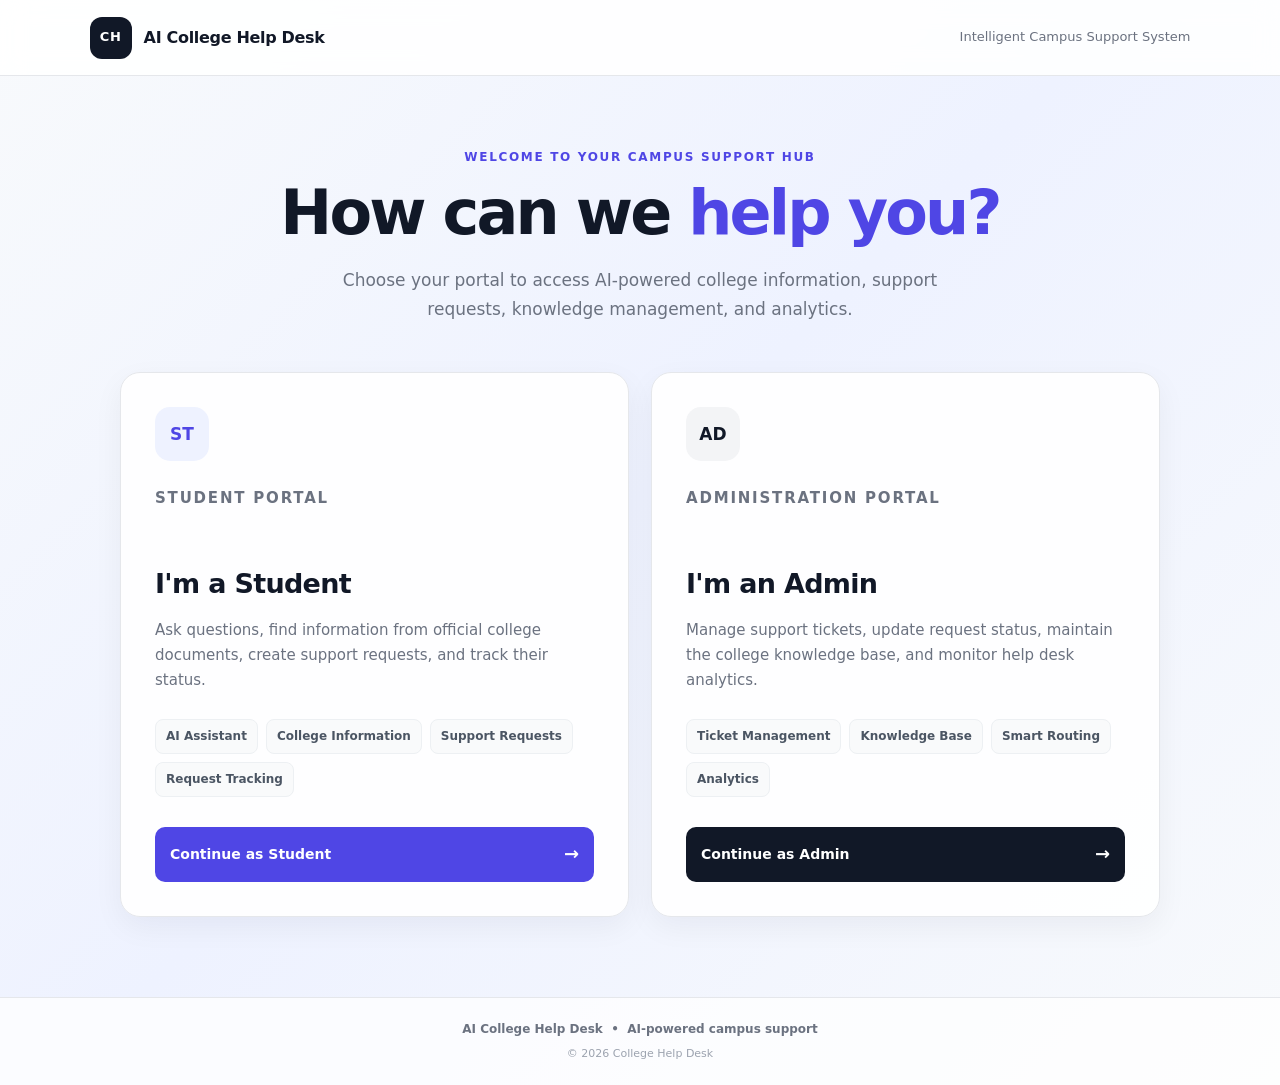
<file: frontend/index.html>
<!DOCTYPE html>
<html lang="en">

<head>
    <meta charset="UTF-8">

    <meta
        name="viewport"
        content="width=device-width, initial-scale=1.0"
    >

    <meta
        name="description"
        content="AI College Help Desk - Student and Admin Portal"
    >

    <title>AI College Help Desk</title>

    <link
        rel="icon"
        href="favicon.svg"
        type="image/svg+xml"
    >

    <link
        rel="stylesheet"
        href="css/style.css"
    >

    <style>
        * {
            box-sizing: border-box;
        }

        html,
        body {
            margin: 0;
            min-height: 100%;
        }

        body {
            font-family:
                Inter,
                ui-sans-serif,
                system-ui,
                -apple-system,
                BlinkMacSystemFont,
                "Segoe UI",
                sans-serif;

            background:
                linear-gradient(
                    135deg,
                    #f8fafc 0%,
                    #eef2ff 48%,
                    #f8fafc 100%
                );

            color: #111827;
        }

        .role-page {
            min-height: 100vh;
            display: flex;
            flex-direction: column;
        }

        .role-header {
            height: 76px;
            display: flex;
            align-items: center;
            justify-content: space-between;
            padding: 0 7%;
            background: rgba(255, 255, 255, 0.88);
            border-bottom: 1px solid #e5e7eb;
            backdrop-filter: blur(12px);
        }

        .role-brand {
            display: flex;
            align-items: center;
            gap: 12px;
            text-decoration: none;
            color: #111827;
        }

        .role-brand-mark {
            width: 42px;
            height: 42px;
            border-radius: 12px;

            display: flex;
            align-items: center;
            justify-content: center;

            background: #111827;
            color: white;

            font-size: 13px;
            font-weight: 800;
            letter-spacing: 0.04em;
        }

        .role-brand-name {
            font-size: 16px;
            font-weight: 750;
            letter-spacing: -0.02em;
        }

        .role-header-label {
            font-size: 13px;
            color: #6b7280;
        }

        .role-main {
            flex: 1;

            display: flex;
            align-items: center;
            justify-content: center;

            padding: 72px 24px 80px;
        }

        .role-wrapper {
            width: min(1040px, 100%);
        }

        .role-intro {
            text-align: center;
            max-width: 720px;
            margin: 0 auto 48px;
        }

        .role-eyebrow {
            margin: 0 0 14px;

            font-size: 12px;
            font-weight: 800;
            letter-spacing: 0.14em;

            color: #4f46e5;
        }

        .role-title {
            margin: 0;

            font-size: clamp(38px, 5vw, 62px);
            line-height: 1.02;
            letter-spacing: -0.045em;
            font-weight: 800;

            color: #111827;
        }

        .role-title span {
            color: #4f46e5;
        }

        .role-description {
            margin: 22px auto 0;

            max-width: 620px;

            font-size: 17px;
            line-height: 1.7;

            color: #6b7280;
        }

        .role-cards {
            display: grid;
            grid-template-columns: repeat(2, 1fr);
            gap: 22px;
        }

        .role-card {
            position: relative;

            padding: 34px;

            background: rgba(255, 255, 255, 0.94);

            border: 1px solid #e5e7eb;
            border-radius: 20px;

            text-decoration: none;
            color: inherit;

            box-shadow:
                0 10px 30px rgba(15, 23, 42, 0.05);

            transition:
                transform 180ms ease,
                box-shadow 180ms ease,
                border-color 180ms ease;
        }

        .role-card:hover {
            transform: translateY(-5px);

            border-color: #c7d2fe;

            box-shadow:
                0 18px 42px rgba(15, 23, 42, 0.10);
        }

        .role-card-icon {
            width: 54px;
            height: 54px;

            display: flex;
            align-items: center;
            justify-content: center;

            border-radius: 15px;

            margin-bottom: 25px;

            font-size: 17px;
            font-weight: 800;
        }

        .student-icon {
            background: #eef2ff;
            color: #4f46e5;
        }

        .admin-icon {
            background: #f3f4f6;
            color: #111827;
        }

        .role-card-label {
            margin: 0 0 7px;

            font-size: 11px;
            font-weight: 800;
            letter-spacing: 0.12em;

            color: #9ca3af;
        }

        .role-card h2 {
            margin: 0;

            font-size: 27px;
            letter-spacing: -0.025em;
        }

        .role-card p {
            margin: 13px 0 26px;

            min-height: 50px;

            font-size: 15px;
            line-height: 1.65;

            color: #6b7280;
        }

        .role-features {
            display: flex;
            flex-wrap: wrap;
            gap: 8px;

            margin-bottom: 30px;
        }

        .role-feature {
            padding: 7px 10px;

            border-radius: 8px;

            background: #f9fafb;
            border: 1px solid #edf0f3;

            font-size: 12px;
            font-weight: 650;

            color: #4b5563;
        }

        .role-button {
            width: 100%;

            display: flex;
            align-items: center;
            justify-content: space-between;

            padding: 13px 15px;

            border: 0;
            border-radius: 10px;

            background: #111827;
            color: white;

            font-size: 14px;
            font-weight: 750;
        }

        .student-card .role-button {
            background: #4f46e5;
        }

        .role-arrow {
            font-size: 18px;
            transition: transform 180ms ease;
        }

        .role-card:hover .role-arrow {
            transform: translateX(4px);
        }

        .role-footer {
            padding: 22px 24px;

            text-align: center;

            border-top: 1px solid #e5e7eb;

            background: rgba(255, 255, 255, 0.75);
        }

        .role-footer-main {
            margin: 0;

            font-size: 12px;
            font-weight: 650;

            color: #6b7280;
        }

        .role-footer-sub {
            margin: 6px 0 0;

            font-size: 11px;
            color: #9ca3af;
        }

        @media (max-width: 760px) {

            .role-header {
                padding: 0 20px;
            }

            .role-header-label {
                display: none;
            }

            .role-main {
                padding: 50px 20px 60px;
            }

            .role-intro {
                margin-bottom: 32px;
            }

            .role-title {
                font-size: 42px;
            }

            .role-description {
                font-size: 15px;
            }

            .role-cards {
                grid-template-columns: 1fr;
            }

            .role-card {
                padding: 28px;
            }
        }
    </style>
</head>

<body>

    <div class="role-page">

        <!-- HEADER -->
        <header class="role-header">

            <a
                href="index.html"
                class="role-brand"
            >

                <span class="role-brand-mark">
                    CH
                </span>

                <span class="role-brand-name">
                    AI College Help Desk
                </span>

            </a>

            <span class="role-header-label">
                Intelligent Campus Support System
            </span>

        </header>


        <!-- MAIN -->
        <main class="role-main">

            <div class="role-wrapper">

                <section class="role-intro">

                    <p class="role-eyebrow">
                        WELCOME TO YOUR CAMPUS SUPPORT HUB
                    </p>

                    <h1 class="role-title">
                        How can we
                        <span>help you?</span>
                    </h1>

                    <p class="role-description">
                        Choose your portal to access AI-powered
                        college information, support requests,
                        knowledge management, and analytics.
                    </p>

                </section>


                <!-- ROLE CARDS -->
                <section class="role-cards">

                    <!-- STUDENT -->
                    <a
                        href="login.html"
                        class="role-card student-card"
                    >

                        <div class="role-card-icon student-icon">
                            ST
                        </div>

                        <p class="role-card-label">
                            STUDENT PORTAL
                        </p>

                        <h2>
                            I'm a Student
                        </h2>

                        <p>
                            Ask questions, find information from
                            official college documents, create
                            support requests, and track their status.
                        </p>

                        <div class="role-features">

                            <span class="role-feature">
                                AI Assistant
                            </span>

                            <span class="role-feature">
                                College Information
                            </span>

                            <span class="role-feature">
                                Support Requests
                            </span>

                            <span class="role-feature">
                                Request Tracking
                            </span>

                        </div>

                        <div class="role-button">

                            <span>
                                Continue as Student
                            </span>

                            <span class="role-arrow">
                                →
                            </span>

                        </div>

                    </a>


                    <!-- ADMIN -->
                    <a
                        href="admin.html"
                        class="role-card"
                    >

                        <div class="role-card-icon admin-icon">
                            AD
                        </div>

                        <p class="role-card-label">
                            ADMINISTRATION PORTAL
                        </p>

                        <h2>
                            I'm an Admin
                        </h2>

                        <p>
                            Manage support tickets, update request
                            status, maintain the college knowledge
                            base, and monitor help desk analytics.
                        </p>

                        <div class="role-features">

                            <span class="role-feature">
                                Ticket Management
                            </span>

                            <span class="role-feature">
                                Knowledge Base
                            </span>

                            <span class="role-feature">
                                Smart Routing
                            </span>

                            <span class="role-feature">
                                Analytics
                            </span>

                        </div>

                        <div class="role-button">

                            <span>
                                Continue as Admin
                            </span>

                            <span class="role-arrow">
                                →
                            </span>

                        </div>

                    </a>

                </section>

            </div>

        </main>


        <!-- FOOTER -->
        <footer class="role-footer">

            <p class="role-footer-main">
                AI College Help Desk
                &nbsp;•&nbsp;
                AI-powered campus support
            </p>

            <p class="role-footer-sub">
                © 2026 College Help Desk
            </p>

        </footer>

    </div>

</body>

</html>
</file>
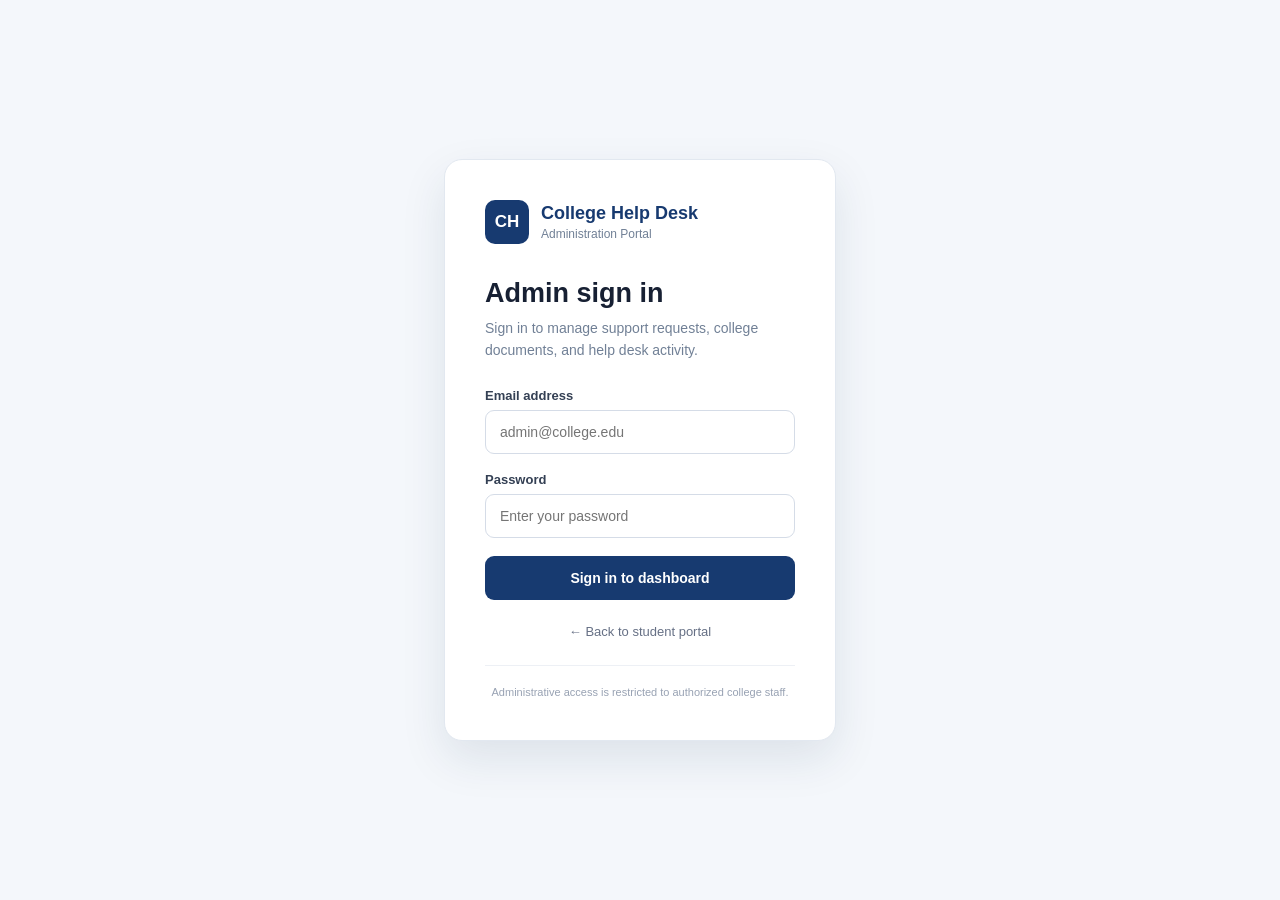
<file: frontend/admin-dashboard.html>
<!DOCTYPE html>
<html lang="en">

<head>
    <meta charset="UTF-8">

    <meta
        name="viewport"
        content="width=device-width, initial-scale=1.0"
    >

    <title>Admin Dashboard | College Help Desk</title>

    <style>

        * {
            box-sizing: border-box;
            margin: 0;
            padding: 0;
        }

        body {
            font-family:
                Inter,
                -apple-system,
                BlinkMacSystemFont,
                "Segoe UI",
                sans-serif;

            background: #f5f7fa;
            color: #172033;
        }

        .topbar {
            height: 70px;

            background: #ffffff;

            border-bottom: 1px solid #e5e9f0;

            display: flex;
            align-items: center;
            justify-content: space-between;

            padding: 0 32px;

            position: sticky;
            top: 0;
            z-index: 10;
        }

        .brand {
            display: flex;
            align-items: center;
            gap: 12px;
        }

        .brand-mark {
            width: 40px;
            height: 40px;

            border-radius: 9px;

            background: #173a70;
            color: #ffffff;

            display: flex;
            align-items: center;
            justify-content: center;

            font-size: 14px;
            font-weight: 700;
        }

        .brand h1 {
            font-size: 17px;
            color: #173a70;
        }

        .brand p {
            font-size: 11px;
            color: #7a8699;
            margin-top: 2px;
        }

        .admin-area {
            display: flex;
            align-items: center;
            gap: 15px;
        }

        .admin-name {
            font-size: 13px;
            color: #475467;
            font-weight: 600;
        }

        .logout-button {
            border: 1px solid #d7dde7;
            background: #ffffff;
            color: #344054;

            padding: 8px 14px;

            border-radius: 7px;

            font-size: 12px;
            font-weight: 600;

            cursor: pointer;
        }

        .logout-button:hover {
            background: #f8fafc;
        }

        .page {
            max-width: 1400px;
            margin: 0 auto;
            padding: 34px 32px 60px;
        }

        .page-heading {
            margin-bottom: 28px;
        }

        .page-heading h2 {
            font-size: 27px;
            color: #172033;
            margin-bottom: 7px;
        }

        .page-heading p {
            font-size: 14px;
            color: #667085;
        }

        .stats-grid {
            display: grid;

            grid-template-columns:
                repeat(5, 1fr);

            gap: 16px;

            margin-bottom: 30px;
        }

        .stat-card {
            background: #ffffff;

            border: 1px solid #e4e8ef;

            border-radius: 12px;

            padding: 20px;
        }

        .stat-label {
            font-size: 12px;
            color: #667085;
            margin-bottom: 11px;
        }

        .stat-value {
            font-size: 28px;
            font-weight: 700;
            color: #173a70;
        }

        .main-grid {
            display: grid;

            grid-template-columns:
                minmax(0, 1.65fr)
                minmax(320px, 0.8fr);

            gap: 22px;

            align-items: start;
        }

        .panel {
            background: #ffffff;

            border: 1px solid #e4e8ef;

            border-radius: 13px;

            overflow: hidden;
        }

        .panel-header {
            padding: 20px 22px;

            border-bottom: 1px solid #edf0f4;

            display: flex;
            justify-content: space-between;
            align-items: center;
        }

        .panel-header h3 {
            font-size: 16px;
            color: #172033;
        }

        .panel-header p {
            font-size: 12px;
            color: #7a8699;
            margin-top: 4px;
        }

        .refresh-button {
            border: 1px solid #d7dde7;

            background: #ffffff;

            color: #344054;

            padding: 8px 12px;

            border-radius: 7px;

            font-size: 12px;

            cursor: pointer;
        }

        .refresh-button:hover {
            background: #f8fafc;
        }

        .ticket-table {
            width: 100%;
            border-collapse: collapse;
        }

        .ticket-table th {
            text-align: left;

            padding: 12px 20px;

            background: #f8fafc;

            border-bottom: 1px solid #e9edf3;

            color: #667085;

            font-size: 11px;

            font-weight: 600;

            text-transform: uppercase;

            letter-spacing: 0.03em;
        }

        .ticket-table td {
            padding: 15px 20px;

            border-bottom: 1px solid #edf0f4;

            vertical-align: middle;

            font-size: 13px;

            color: #475467;
        }

        .ticket-table tr:last-child td {
            border-bottom: none;
        }

        .ticket-subject {
            color: #172033;
            font-weight: 600;
        }

        .ticket-description {
            color: #7a8699;

            font-size: 12px;

            margin-top: 4px;

            max-width: 330px;

            white-space: nowrap;

            overflow: hidden;

            text-overflow: ellipsis;
        }

        .category {
            display: inline-block;

            padding: 5px 9px;

            border-radius: 6px;

            background: #eef3f9;

            color: #315d96;

            font-size: 11px;

            font-weight: 600;
        }

        .status-select {
            border: 1px solid #d7dde7;

            border-radius: 6px;

            padding: 6px 8px;

            background: #ffffff;

            color: #344054;

            font-size: 11px;

            cursor: pointer;
        }

        .upload-panel {
            padding: 22px;
        }

        .upload-description {
            color: #667085;

            font-size: 13px;

            line-height: 1.6;

            margin-bottom: 20px;
        }

        .form-group {
            margin-bottom: 17px;
        }

        .form-group label {
            display: block;

            font-size: 12px;

            font-weight: 600;

            color: #344054;

            margin-bottom: 7px;
        }

        .form-group input {
            width: 100%;

            border: 1px solid #d5dce7;

            border-radius: 7px;

            padding: 11px 12px;

            outline: none;

            font-size: 13px;

            color: #172033;
        }

        .form-group input:focus {
            border-color: #315d96;

            box-shadow:
                0 0 0 3px rgba(49, 93, 150, 0.08);
        }

        .upload-button {
            width: 100%;

            border: none;

            border-radius: 7px;

            padding: 12px;

            background: #173a70;

            color: #ffffff;

            font-size: 13px;

            font-weight: 600;

            cursor: pointer;
        }

        .upload-button:hover {
            background: #12315e;
        }

        .upload-button:disabled {
            opacity: 0.6;
            cursor: not-allowed;
        }

        .message {
            display: none;

            margin-top: 14px;

            padding: 10px 12px;

            border-radius: 7px;

            font-size: 12px;

            line-height: 1.5;
        }

        .message.success {
            display: block;

            background: #effaf3;

            border: 1px solid #ccebd7;

            color: #18794e;
        }

        .message.error {
            display: block;

            background: #fff1f1;

            border: 1px solid #ffd4d4;

            color: #b42318;
        }

        .empty-state {
            padding: 40px 20px;

            text-align: center;

            color: #98a2b3;

            font-size: 13px;
        }

        .loading {
            padding: 40px 20px;

            text-align: center;

            color: #98a2b3;

            font-size: 13px;
        }

        @media (max-width: 1100px) {

            .stats-grid {
                grid-template-columns:
                    repeat(3, 1fr);
            }

            .main-grid {
                grid-template-columns: 1fr;
            }

        }

        @media (max-width: 700px) {

            .topbar {
                padding: 0 18px;
            }

            .admin-name {
                display: none;
            }

            .page {
                padding: 25px 18px 50px;
            }

            .stats-grid {
                grid-template-columns:
                    repeat(2, 1fr);
            }

            .ticket-table {
                min-width: 760px;
            }

            .panel {
                overflow-x: auto;
            }

        }

    </style>
</head>


<body>

    <header class="topbar">

        <div class="brand">

            <div class="brand-mark">
                CH
            </div>

            <div>

                <h1>
                    College Help Desk
                </h1>

                <p>
                    Administration Portal
                </p>

            </div>

        </div>


        <div class="admin-area">

            <span
                class="admin-name"
                id="adminName"
            >
                Administrator
            </span>

            <button
                class="logout-button"
                onclick="logout()"
            >
                Sign out
            </button>

        </div>

    </header>


    <main class="page">

        <section class="page-heading">

            <h2>
                Support overview
            </h2>

            <p>
                Monitor student requests and manage
                college support resources.
            </p>

        </section>


        <section class="stats-grid">

            <div class="stat-card">

                <div class="stat-label">
                    Total Tickets
                </div>

                <div
                    class="stat-value"
                    id="totalTickets"
                >
                    —
                </div>

            </div>


            <div class="stat-card">

                <div class="stat-label">
                    Pending
                </div>

                <div
                    class="stat-value"
                    id="pendingTickets"
                >
                    —
                </div>

            </div>


            <div class="stat-card">

                <div class="stat-label">
                    In Progress
                </div>

                <div
                    class="stat-value"
                    id="inProgressTickets"
                >
                    —
                </div>

            </div>


            <div class="stat-card">

                <div class="stat-label">
                    Resolved
                </div>

                <div
                    class="stat-value"
                    id="resolvedTickets"
                >
                    —
                </div>

            </div>


            <div class="stat-card">

                <div class="stat-label">
                    Knowledge Documents
                </div>

                <div
                    class="stat-value"
                    id="totalDocuments"
                >
                    —
                </div>

            </div>

        </section>


        <section class="main-grid">


            <div class="panel">

                <div class="panel-header">

                    <div>

                        <h3>
                            Support requests
                        </h3>

                        <p>
                            Review and update student requests.
                        </p>

                    </div>

                    <button
                        class="refresh-button"
                        onclick="loadDashboard()"
                    >
                        Refresh
                    </button>

                </div>


                <div id="ticketContainer">

                    <div class="loading">
                        Loading support requests...
                    </div>

                </div>

            </div>


            <div class="panel">

                <div class="panel-header">

                    <div>

                        <h3>
                            Knowledge base
                        </h3>

                        <p>
                            Upload college documents for AI retrieval.
                        </p>

                    </div>

                </div>


                <div class="upload-panel">

                    <p class="upload-description">
                        Upload a PDF containing official
                        college information such as fees,
                        examinations, admissions, policies,
                        or student services.
                    </p>


                    <form id="uploadForm">

                        <div class="form-group">

                            <label for="documentTitle">
                                Document title
                            </label>

                            <input
                                type="text"
                                id="documentTitle"
                                placeholder="e.g. Examination Guidelines 2026"
                                required
                            >

                        </div>


                        <div class="form-group">

                            <label for="documentFile">
                                PDF document
                            </label>

                            <input
                                type="file"
                                id="documentFile"
                                accept=".pdf,application/pdf"
                                required
                            >

                        </div>


                        <button
                            type="submit"
                            class="upload-button"
                            id="uploadButton"
                        >
                            Upload document
                        </button>

                    </form>


                    <div
                        id="uploadMessage"
                        class="message"
                    ></div>

                </div>

            </div>


        </section>

    </main>


    <script>

        const API_BASE_URL =
            "http://127.0.0.1:8000";


        const adminToken =
            localStorage.getItem(
                "admin_access_token"
            );


        if (!adminToken) {

            window.location.href =
                "admin.html";

        }


        const storedAdmin =
            localStorage.getItem("admin");


        if (storedAdmin) {

            try {

                const admin =
                    JSON.parse(storedAdmin);

                const adminName =
                    document.getElementById(
                        "adminName"
                    );

                if (adminName) {

                    adminName.textContent =
                        admin.name ||
                        "Administrator";

                }

            } catch (error) {

                console.error(error);

            }

        }


        function adminHeaders() {

            return {

                "Authorization":
                    `Bearer ${adminToken}`

            };

        }


        function logout() {

            localStorage.removeItem(
                "admin_access_token"
            );

            localStorage.removeItem(
                "admin"
            );

            window.location.href =
                "admin.html";

        }


        async function loadStats() {

            const response =
                await fetch(
                    API_BASE_URL +
                    "/tickets/admin/stats",
                    {
                        headers:
                            adminHeaders()
                    }
                );


            if (response.status === 401 ||
                response.status === 403) {

                logout();

                return;

            }


            const data =
                await response.json();


            if (!response.ok) {

                throw new Error(
                    data.detail ||
                    "Unable to load dashboard statistics."
                );

            }


            document.getElementById(
                "totalTickets"
            ).textContent =
                data.total_tickets;


            document.getElementById(
                "pendingTickets"
            ).textContent =
                data.pending_tickets;


            document.getElementById(
                "inProgressTickets"
            ).textContent =
                data.in_progress_tickets;


            document.getElementById(
                "resolvedTickets"
            ).textContent =
                data.resolved_tickets;


            document.getElementById(
                "totalDocuments"
            ).textContent =
                data.total_documents;

        }


        async function loadTickets() {

            const container =
                document.getElementById(
                    "ticketContainer"
                );


            const response =
                await fetch(
                    API_BASE_URL +
                    "/tickets/admin/all",
                    {
                        headers:
                            adminHeaders()
                    }
                );


            if (response.status === 401 ||
                response.status === 403) {

                logout();

                return;

            }


            const tickets =
                await response.json();


            if (!response.ok) {

                throw new Error(
                    tickets.detail ||
                    "Unable to load tickets."
                );

            }


            if (!tickets.length) {

                container.innerHTML = `
                    <div class="empty-state">
                        No support requests found.
                    </div>
                `;

                return;

            }


            container.innerHTML = `

                <table class="ticket-table">

                    <thead>

                        <tr>

                            <th>Request</th>
                            <th>Category</th>
                            <th>Status</th>

                        </tr>

                    </thead>

                    <tbody>

                        ${tickets.map(function(ticket) {

                            return `

                                <tr>

                                    <td>

                                        <div class="ticket-subject">
                                            ${escapeHtml(
                                                ticket.subject
                                            )}
                                        </div>

                                        <div class="ticket-description">
                                            ${escapeHtml(
                                                ticket.description
                                            )}
                                        </div>

                                    </td>


                                    <td>

                                        <span class="category">
                                            ${escapeHtml(
                                                ticket.category ||
                                                "General Support"
                                            )}
                                        </span>

                                    </td>


                                    <td>

                                        <select
                                            class="status-select"
                                            onchange="updateTicketStatus(
                                                ${ticket.id},
                                                this.value
                                            )"
                                        >

                                            <option
                                                value="Pending"
                                                ${ticket.status === "Pending"
                                                    ? "selected"
                                                    : ""}
                                            >
                                                Pending
                                            </option>

                                            <option
                                                value="In Progress"
                                                ${ticket.status === "In Progress"
                                                    ? "selected"
                                                    : ""}
                                            >
                                                In Progress
                                            </option>

                                            <option
                                                value="Resolved"
                                                ${ticket.status === "Resolved"
                                                    ? "selected"
                                                    : ""}
                                            >
                                                Resolved
                                            </option>

                                            <option
                                                value="Closed"
                                                ${ticket.status === "Closed"
                                                    ? "selected"
                                                    : ""}
                                            >
                                                Closed
                                            </option>

                                        </select>

                                    </td>

                                </tr>

                            `;

                        }).join("")}

                    </tbody>

                </table>

            `;

        }


        async function updateTicketStatus(
            ticketId,
            status
        ) {

            try {

                const response =
                    await fetch(
                        API_BASE_URL +
                        "/tickets/admin/" +
                        ticketId +
                        "/status?status=" +
                        encodeURIComponent(status),
                        {
                            method: "PUT",
                            headers:
                                adminHeaders()
                        }
                    );


                if (response.status === 401 ||
                    response.status === 403) {

                    logout();

                    return;

                }


                const data =
                    await response.json();


                if (!response.ok) {

                    throw new Error(
                        data.detail ||
                        "Unable to update ticket."
                    );

                }


                await loadStats();

            }

            catch (error) {

                console.error(error);

                alert(
                    error.message ||
                    "Unable to update ticket."
                );

                await loadTickets();

            }

        }


        document.getElementById(
            "uploadForm"
        ).addEventListener(
            "submit",
            async function(event) {

                event.preventDefault();


                const title =
                    document.getElementById(
                        "documentTitle"
                    ).value.trim();


                const file =
                    document.getElementById(
                        "documentFile"
                    ).files[0];


                const message =
                    document.getElementById(
                        "uploadMessage"
                    );


                const button =
                    document.getElementById(
                        "uploadButton"
                    );


                if (!title || !file) {

                    message.textContent =
                        "Please provide a title and PDF file.";

                    message.className =
                        "message error";

                    return;

                }


                const formData =
                    new FormData();


                formData.append(
                    "title",
                    title
                );


                formData.append(
                    "file",
                    file
                );


                button.disabled = true;

                button.textContent =
                    "Uploading...";


                try {

                    const response =
                        await fetch(
                            API_BASE_URL +
                            "/documents/upload",
                            {
                                method: "POST",

                                headers:
                                    adminHeaders(),

                                body:
                                    formData
                            }
                        );


                    if (response.status === 401 ||
                        response.status === 403) {

                        logout();

                        return;

                    }


                    const data =
                        await response.json();


                    if (!response.ok) {

                        throw new Error(
                            data.detail ||
                            "Unable to upload document."
                        );

                    }


                    message.textContent =
                        "Document uploaded successfully. " +
                        data.chunks_created +
                        " knowledge chunks created.";


                    message.className =
                        "message success";


                    document.getElementById(
                        "uploadForm"
                    ).reset();


                    await loadStats();

                }

                catch (error) {

                    console.error(error);

                    message.textContent =
                        error.message ||
                        "Unable to upload document.";


                    message.className =
                        "message error";

                }

                finally {

                    button.disabled = false;

                    button.textContent =
                        "Upload document";

                }

            }
        );


        async function loadDashboard() {

            try {

                await Promise.all([
                    loadStats(),
                    loadTickets()
                ]);

            }

            catch (error) {

                console.error(error);

                document.getElementById(
                    "ticketContainer"
                ).innerHTML = `

                    <div class="empty-state">

                        Unable to load dashboard data.
                        Please refresh the page.

                    </div>

                `;

            }

        }


        function escapeHtml(value) {

            if (
                value === null ||
                value === undefined
            ) {

                return "";

            }


            return String(value)

                .replace(
                    /&/g,
                    "&amp;"
                )

                .replace(
                    /</g,
                    "&lt;"
                )

                .replace(
                    />/g,
                    "&gt;"
                )

                .replace(
                    /"/g,
                    "&quot;"
                )

                .replace(
                    /'/g,
                    "&#039;"
                );

        }


        loadDashboard();

    </script>

</body>

</html>
</file>
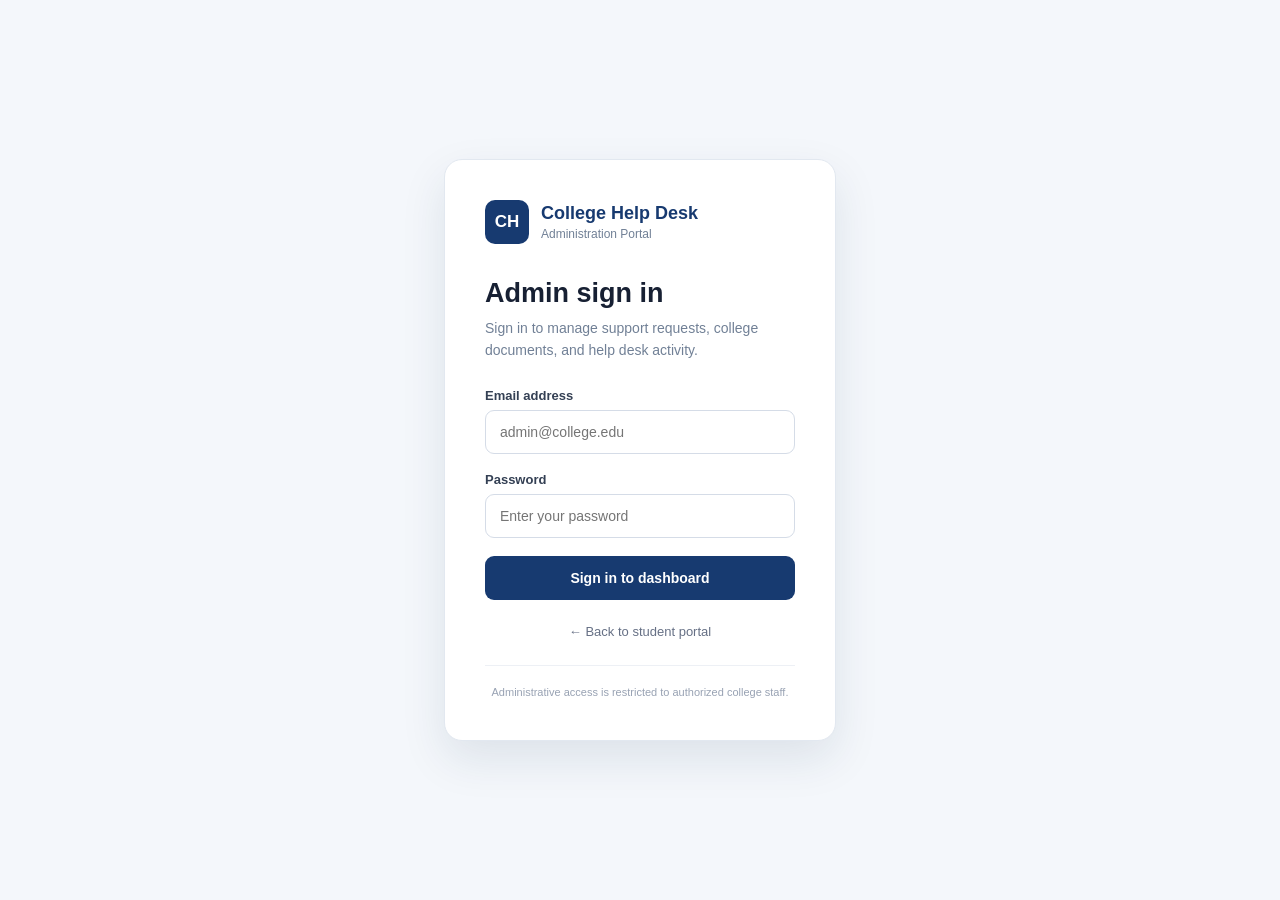
<file: frontend/admin.html>
<!DOCTYPE html>
<html lang="en">

<head>
    <meta charset="UTF-8">

    <meta
        name="viewport"
        content="width=device-width, initial-scale=1.0"
    >

    <title>Admin Login | College Help Desk</title>

    <style>

        * {
            box-sizing: border-box;
            margin: 0;
            padding: 0;
        }

        body {
            min-height: 100vh;
            font-family:
                Inter,
                -apple-system,
                BlinkMacSystemFont,
                "Segoe UI",
                sans-serif;

            background: #f4f7fb;

            display: flex;
            align-items: center;
            justify-content: center;

            color: #172033;
        }

        .login-wrapper {
            width: 100%;
            max-width: 440px;
            padding: 24px;
        }

        .login-card {
            background: #ffffff;

            border: 1px solid #e2e8f0;

            border-radius: 18px;

            padding: 40px;

            box-shadow:
                0 18px 45px rgba(20, 45, 80, 0.10);
        }

        .brand {
            display: flex;
            align-items: center;
            gap: 12px;

            margin-bottom: 34px;
        }

        .brand-mark {
            width: 44px;
            height: 44px;

            border-radius: 10px;

            background: #173a70;

            color: white;

            display: flex;
            align-items: center;
            justify-content: center;

            font-size: 17px;
            font-weight: 700;
        }

        .brand-text h1 {
            font-size: 18px;
            color: #173a70;
            font-weight: 700;
        }

        .brand-text p {
            margin-top: 3px;
            font-size: 12px;
            color: #718096;
        }

        .heading {
            margin-bottom: 26px;
        }

        .heading h2 {
            font-size: 27px;
            color: #172033;
            margin-bottom: 8px;
        }

        .heading p {
            color: #718096;
            font-size: 14px;
            line-height: 1.6;
        }

        .form-group {
            margin-bottom: 18px;
        }

        .form-group label {
            display: block;

            margin-bottom: 7px;

            font-size: 13px;
            font-weight: 600;

            color: #344054;
        }

        .form-group input {
            width: 100%;

            padding: 13px 14px;

            border: 1px solid #d5dce7;

            border-radius: 9px;

            outline: none;

            font-size: 14px;

            color: #172033;

            background: #ffffff;

            transition:
                border-color 0.2s ease,
                box-shadow 0.2s ease;
        }

        .form-group input:focus {
            border-color: #315d96;

            box-shadow:
                0 0 0 3px rgba(49, 93, 150, 0.10);
        }

        .login-button {
            width: 100%;

            border: none;

            border-radius: 9px;

            padding: 14px;

            background: #173a70;

            color: white;

            font-size: 14px;
            font-weight: 600;

            cursor: pointer;

            transition:
                background 0.2s ease,
                transform 0.1s ease;
        }

        .login-button:hover {
            background: #12315e;
        }

        .login-button:active {
            transform: translateY(1px);
        }

        .login-button:disabled {
            opacity: 0.65;
            cursor: not-allowed;
        }

        .message {
            display: none;

            margin-top: 16px;

            padding: 11px 13px;

            border-radius: 8px;

            font-size: 13px;

            line-height: 1.5;
        }

        .message.error {
            display: block;

            background: #fff1f1;

            border: 1px solid #ffd4d4;

            color: #b42318;
        }

        .message.success {
            display: block;

            background: #effaf3;

            border: 1px solid #ccebd7;

            color: #18794e;
        }

        .back-link {
            display: block;

            text-align: center;

            margin-top: 24px;

            font-size: 13px;

            color: #667085;

            text-decoration: none;
        }

        .back-link:hover {
            color: #173a70;
        }

        .security-note {
            margin-top: 26px;

            padding-top: 18px;

            border-top: 1px solid #edf0f5;

            text-align: center;

            font-size: 11px;

            color: #98a2b3;

            line-height: 1.5;
        }

        @media (max-width: 480px) {

            .login-wrapper {
                padding: 16px;
            }

            .login-card {
                padding: 28px 22px;
            }

            .heading h2 {
                font-size: 24px;
            }

        }

    </style>
</head>

<body>

    <main class="login-wrapper">

        <section class="login-card">

            <div class="brand">

                <div class="brand-mark">
                    CH
                </div>

                <div class="brand-text">

                    <h1>
                        College Help Desk
                    </h1>

                    <p>
                        Administration Portal
                    </p>

                </div>

            </div>


            <div class="heading">

                <h2>
                    Admin sign in
                </h2>

                <p>
                    Sign in to manage support requests,
                    college documents, and help desk activity.
                </p>

            </div>


            <form id="adminLoginForm">

                <div class="form-group">

                    <label for="adminEmail">
                        Email address
                    </label>

                    <input
                        type="email"
                        id="adminEmail"
                        placeholder="admin@college.edu"
                        autocomplete="username"
                        required
                    >

                </div>


                <div class="form-group">

                    <label for="adminPassword">
                        Password
                    </label>

                    <input
                        type="password"
                        id="adminPassword"
                        placeholder="Enter your password"
                        autocomplete="current-password"
                        required
                    >

                </div>


                <button
                    type="submit"
                    class="login-button"
                    id="loginButton"
                >
                    Sign in to dashboard
                </button>

            </form>


            <div
                id="loginMessage"
                class="message"
            ></div>


            <a
                href="logic.html"
                class="back-link"
            >
                ← Back to student portal
            </a>


            <div class="security-note">
                Administrative access is restricted to
                authorized college staff.
            </div>

        </section>

    </main>


    <script>

        const API_BASE_URL =
            "http://127.0.0.1:8000";


        const loginForm =
            document.getElementById(
                "adminLoginForm"
            );

        const emailInput =
            document.getElementById(
                "adminEmail"
            );

        const passwordInput =
            document.getElementById(
                "adminPassword"
            );

        const loginButton =
            document.getElementById(
                "loginButton"
            );

        const loginMessage =
            document.getElementById(
                "loginMessage"
            );


        function showMessage(
            text,
            type
        ) {

            loginMessage.textContent = text;

            loginMessage.className =
                "message " + type;

        }


        loginForm.addEventListener(
            "submit",
            async function(event) {

                event.preventDefault();


                const email =
                    emailInput.value.trim();

                const password =
                    passwordInput.value;


                if (!email || !password) {

                    showMessage(
                        "Please enter your email and password.",
                        "error"
                    );

                    return;
                }


                loginButton.disabled = true;

                loginButton.textContent =
                    "Signing in...";


                try {

                    const params =
                        new URLSearchParams();

                    params.append(
                        "email",
                        email
                    );

                    params.append(
                        "password",
                        password
                    );


                    const response =
                        await fetch(
                            API_BASE_URL +
                            "/admin/auth/login?" +
                            params.toString(),
                            {
                                method: "POST"
                            }
                        );


                    const data =
                        await response.json();


                    if (!response.ok) {

                        throw new Error(
                            data.detail ||
                            "Unable to sign in."
                        );

                    }


                    localStorage.setItem(
                        "admin_access_token",
                        data.access_token
                    );


                    localStorage.setItem(
                        "admin",
                        JSON.stringify(
                            data.admin
                        )
                    );


                    showMessage(
                        "Login successful. Opening dashboard...",
                        "success"
                    );


                    setTimeout(
                        function() {

                            window.location.href =
                                "admin-dashboard.html";

                        },
                        500
                    );

                }

                catch (error) {

                    console.error(error);

                    showMessage(
                        error.message ||
                        "Unable to sign in. Please try again.",
                        "error"
                    );

                }

                finally {

                    loginButton.disabled = false;

                    loginButton.textContent =
                        "Sign in to dashboard";

                }

            }
        );

    </script>

</body>

</html>
</file>
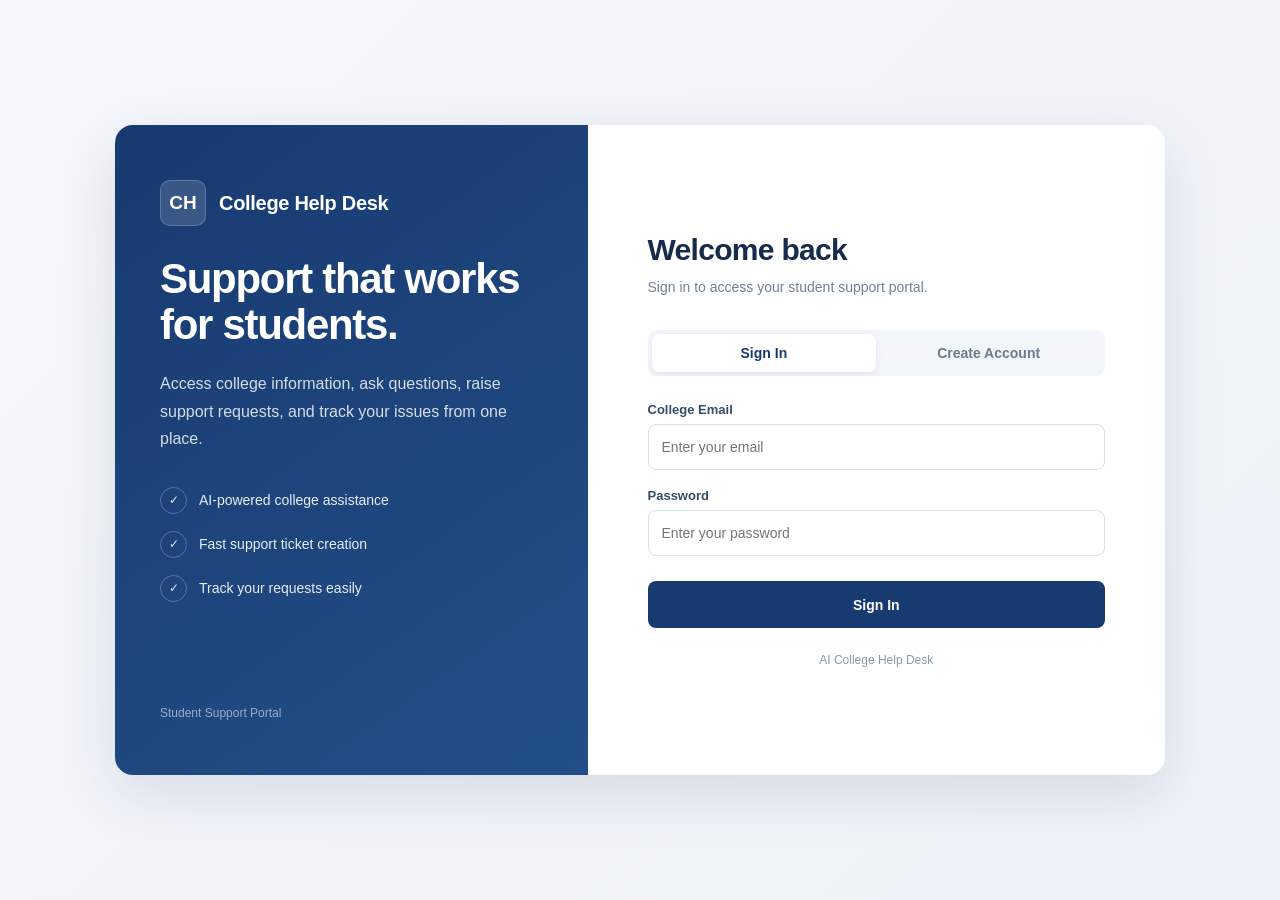
<file: frontend/login.html>
<!DOCTYPE html>
<html lang="en">
<head>
    <meta charset="UTF-8">

    <meta
        name="viewport"
        content="width=device-width, initial-scale=1.0"
    >

    <title>College Help Desk — Student Login</title>

    <style>
        * {
            box-sizing: border-box;
            margin: 0;
            padding: 0;
        }

        body {
            min-height: 100vh;
            font-family:
                Inter,
                -apple-system,
                BlinkMacSystemFont,
                "Segoe UI",
                Arial,
                sans-serif;

            background:
                linear-gradient(
                    135deg,
                    #f4f7fb 0%,
                    #eef3f9 100%
                );

            color: #172b4d;

            display: flex;
            align-items: center;
            justify-content: center;

            padding: 30px;
        }

        .page {
            width: 100%;
            max-width: 1050px;

            min-height: 650px;

            background: #ffffff;

            border-radius: 18px;

            box-shadow:
                0 20px 60px rgba(24, 45, 75, 0.12);

            overflow: hidden;

            display: grid;
            grid-template-columns: 0.9fr 1.1fr;
        }

        /* --------------------------------
           LEFT BRAND PANEL
        -------------------------------- */

        .brand-panel {
            background:
                linear-gradient(
                    145deg,
                    #173a70 0%,
                    #234f88 100%
                );

            color: white;

            padding: 55px 45px;

            display: flex;
            flex-direction: column;
            justify-content: space-between;
        }

        .brand {
            display: flex;
            align-items: center;
            gap: 13px;
        }

        .brand-mark {
            width: 46px;
            height: 46px;

            border-radius: 10px;

            background: rgba(255, 255, 255, 0.14);

            border: 1px solid rgba(255, 255, 255, 0.2);

            display: flex;
            align-items: center;
            justify-content: center;

            font-size: 19px;
            font-weight: 700;
        }

        .brand-name {
            font-size: 20px;
            font-weight: 700;
            letter-spacing: -0.3px;
        }

        .brand-content {
            margin-top: 30px;
        }

        .brand-content h1 {
            font-size: 42px;
            line-height: 1.1;

            letter-spacing: -1.3px;

            margin-bottom: 22px;
        }

        .brand-content p {
            font-size: 16px;
            line-height: 1.7;

            color: rgba(255, 255, 255, 0.82);

            max-width: 390px;
        }

        .feature-list {
            margin-top: 35px;

            display: flex;
            flex-direction: column;
            gap: 17px;
        }

        .feature {
            display: flex;
            align-items: center;
            gap: 12px;

            font-size: 14px;

            color: rgba(255, 255, 255, 0.9);
        }

        .feature-icon {
            width: 27px;
            height: 27px;

            border-radius: 50%;

            border: 1px solid rgba(255, 255, 255, 0.25);

            display: flex;
            align-items: center;
            justify-content: center;

            font-size: 12px;
        }

        .brand-footer {
            font-size: 12px;

            color: rgba(255, 255, 255, 0.55);
        }

        /* --------------------------------
           FORM PANEL
        -------------------------------- */

        .form-panel {
            padding: 55px 60px;

            display: flex;
            flex-direction: column;
            justify-content: center;
        }

        .form-header {
            margin-bottom: 32px;
        }

        .form-header h2 {
            font-size: 30px;

            color: #172b4d;

            letter-spacing: -0.7px;

            margin-bottom: 9px;
        }

        .form-header p {
            color: #718096;

            font-size: 14px;

            line-height: 1.6;
        }

        /* --------------------------------
           MODE SWITCH
        -------------------------------- */

        .mode-switch {
            display: grid;

            grid-template-columns: 1fr 1fr;

            background: #f2f5f9;

            border-radius: 9px;

            padding: 4px;

            margin-bottom: 26px;
        }

        .mode-button {
            border: none;

            background: transparent;

            padding: 11px;

            border-radius: 7px;

            font-size: 14px;

            font-weight: 600;

            color: #6b7b91;

            cursor: pointer;

            transition: 0.2s ease;
        }

        .mode-button.active {
            background: white;

            color: #173a70;

            box-shadow:
                0 2px 7px rgba(23, 58, 112, 0.08);
        }

        /* --------------------------------
           FORM
        -------------------------------- */

        .form-group {
            margin-bottom: 18px;
        }

        .form-group label {
            display: block;

            font-size: 13px;

            font-weight: 600;

            color: #334e68;

            margin-bottom: 7px;
        }

        .form-group input,
        .form-group select {
            width: 100%;

            height: 46px;

            border: 1px solid #d8e0ea;

            border-radius: 8px;

            background: #ffffff;

            color: #243b53;

            font-size: 14px;

            padding: 0 13px;

            outline: none;

            transition:
                border-color 0.2s ease,
                box-shadow 0.2s ease;
        }

        .form-group input:focus,
        .form-group select:focus {
            border-color: #315d96;

            box-shadow:
                0 0 0 3px rgba(49, 93, 150, 0.1);
        }

        .hidden {
            display: none;
        }

        /* --------------------------------
           BUTTON
        -------------------------------- */

        .submit-button {
            width: 100%;

            height: 47px;

            margin-top: 7px;

            border: none;

            border-radius: 8px;

            background: #173a70;

            color: white;

            font-size: 14px;

            font-weight: 700;

            cursor: pointer;

            transition:
                background 0.2s ease,
                transform 0.2s ease;
        }

        .submit-button:hover {
            background: #102f5c;

            transform: translateY(-1px);
        }

        .submit-button:disabled {
            opacity: 0.65;

            cursor: not-allowed;

            transform: none;
        }

        /* --------------------------------
           MESSAGE
        -------------------------------- */

        .message {
            margin-top: 18px;

            padding: 11px 13px;

            border-radius: 7px;

            font-size: 13px;

            line-height: 1.5;

            display: none;
        }

        .message.success {
            display: block;

            background: #edf8f1;

            color: #23633b;

            border: 1px solid #ccebd7;
        }

        .message.error {
            display: block;

            background: #fff2f2;

            color: #a33a3a;

            border: 1px solid #f1cccc;
        }

        /* --------------------------------
           FOOTER
        -------------------------------- */

        .form-footer {
            margin-top: 25px;

            text-align: center;

            font-size: 12px;

            color: #8a99ab;
        }

        /* --------------------------------
           RESPONSIVE
        -------------------------------- */

        @media (max-width: 820px) {

            body {
                padding: 18px;
            }

            .page {
                grid-template-columns: 1fr;

                max-width: 550px;
            }

            .brand-panel {
                padding: 35px;

                min-height: 300px;
            }

            .brand-content h1 {
                font-size: 32px;
            }

            .feature-list {
                margin-top: 25px;
            }

            .brand-footer {
                margin-top: 30px;
            }

            .form-panel {
                padding: 40px 35px;
            }
        }

        @media (max-width: 480px) {

            body {
                padding: 10px;
            }

            .brand-panel {
                padding: 28px;
            }

            .form-panel {
                padding: 30px 25px;
            }

            .brand-content h1 {
                font-size: 28px;
            }

            .form-header h2 {
                font-size: 26px;
            }
        }
    </style>
</head>

<body>

<div class="page">

    <!-- =========================================
         LEFT BRAND PANEL
    ========================================== -->

    <section class="brand-panel">

        <div>

            <div class="brand">

                <div class="brand-mark">
                    CH
                </div>

                <div class="brand-name">
                    College Help Desk
                </div>

            </div>


            <div class="brand-content">

                <h1>
                    Support that
                    works for students.
                </h1>

                <p>
                    Access college information,
                    ask questions, raise support
                    requests, and track your issues
                    from one place.
                </p>


                <div class="feature-list">

                    <div class="feature">

                        <div class="feature-icon">
                            ✓
                        </div>

                        <span>
                            AI-powered college assistance
                        </span>

                    </div>


                    <div class="feature">

                        <div class="feature-icon">
                            ✓
                        </div>

                        <span>
                            Fast support ticket creation
                        </span>

                    </div>


                    <div class="feature">

                        <div class="feature-icon">
                            ✓
                        </div>

                        <span>
                            Track your requests easily
                        </span>

                    </div>

                </div>

            </div>

        </div>


        <div class="brand-footer">
            Student Support Portal
        </div>

    </section>


    <!-- =========================================
         FORM PANEL
    ========================================== -->

    <section class="form-panel">

        <div class="form-header">

            <h2 id="formTitle">
                Welcome back
            </h2>

            <p id="formSubtitle">
                Sign in to access your student support portal.
            </p>

        </div>


        <!-- MODE SWITCH -->

        <div class="mode-switch">

            <button
                type="button"
                class="mode-button active"
                id="loginModeButton"
            >
                Sign In
            </button>

            <button
                type="button"
                class="mode-button"
                id="registerModeButton"
            >
                Create Account
            </button>

        </div>


        <!-- FORM -->

        <form id="authForm">

            <!-- NAME -->

            <div
                class="form-group hidden"
                id="nameGroup"
            >

                <label for="name">
                    Full Name
                </label>

                <input
                    type="text"
                    id="name"
                    placeholder="Enter your full name"
                    autocomplete="name"
                >

            </div>


            <!-- EMAIL -->

            <div class="form-group">

                <label for="email">
                    College Email
                </label>

                <input
                    type="email"
                    id="email"
                    placeholder="Enter your email"
                    autocomplete="email"
                    required
                >

            </div>


            <!-- DEPARTMENT -->

            <div
                class="form-group hidden"
                id="departmentGroup"
            >

                <label for="department">
                    Department
                </label>

                <input
                    type="text"
                    id="department"
                    placeholder="e.g. Computer Science"
                >

            </div>


            <!-- PASSWORD -->

            <div class="form-group">

                <label for="password">
                    Password
                </label>

                <input
                    type="password"
                    id="password"
                    placeholder="Enter your password"
                    autocomplete="current-password"
                    required
                >

            </div>


            <button
                type="submit"
                class="submit-button"
                id="submitButton"
            >
                Sign In
            </button>

        </form>


        <!-- MESSAGE -->

        <div
            class="message"
            id="message"
        ></div>


        <div class="form-footer">
            AI College Help Desk
        </div>

    </section>

</div>


<script>

    /* =========================================
       CONFIGURATION
    ========================================== */

    const API_BASE_URL = "http://127.0.0.1:8000";


    /* =========================================
       ELEMENTS
    ========================================== */

    const authForm =
        document.getElementById("authForm");

    const loginModeButton =
        document.getElementById("loginModeButton");

    const registerModeButton =
        document.getElementById("registerModeButton");

    const nameGroup =
        document.getElementById("nameGroup");

    const departmentGroup =
        document.getElementById("departmentGroup");

    const nameInput =
        document.getElementById("name");

    const emailInput =
        document.getElementById("email");

    const departmentInput =
        document.getElementById("department");

    const passwordInput =
        document.getElementById("password");

    const submitButton =
        document.getElementById("submitButton");

    const message =
        document.getElementById("message");

    const formTitle =
        document.getElementById("formTitle");

    const formSubtitle =
        document.getElementById("formSubtitle");


    /* =========================================
       STATE
    ========================================== */

    let registerMode = false;


    /* =========================================
       MESSAGE
    ========================================== */

    function showMessage(
        text,
        type
    ) {

        message.textContent = text;

        message.className =
            "message " + type;

    }


    function clearMessage() {

        message.textContent = "";

        message.className = "message";

    }


    /* =========================================
       SWITCH TO LOGIN
    ========================================== */

    function showLoginMode() {

        registerMode = false;

        loginModeButton.classList.add("active");

        registerModeButton.classList.remove("active");

        nameGroup.classList.add("hidden");

        departmentGroup.classList.add("hidden");

        nameInput.required = false;

        departmentInput.required = false;

        passwordInput.autocomplete = "current-password";

        formTitle.textContent =
            "Welcome back";

        formSubtitle.textContent =
            "Sign in to access your student support portal.";

        submitButton.textContent =
            "Sign In";

        clearMessage();

    }


    /* =========================================
       SWITCH TO REGISTER
    ========================================== */

    function showRegisterMode() {

        registerMode = true;

        registerModeButton.classList.add("active");

        loginModeButton.classList.remove("active");

        nameGroup.classList.remove("hidden");

        departmentGroup.classList.remove("hidden");

        nameInput.required = true;

        departmentInput.required = false;

        passwordInput.autocomplete = "new-password";

        formTitle.textContent =
            "Create your account";

        formSubtitle.textContent =
            "Register to use the college support portal.";

        submitButton.textContent =
            "Create Account";

        clearMessage();

    }


    /* =========================================
       MODE BUTTONS
    ========================================== */

    loginModeButton.addEventListener(
        "click",
        showLoginMode
    );


    registerModeButton.addEventListener(
        "click",
        showRegisterMode
    );


    /* =========================================
       FORM SUBMISSION
    ========================================== */

    authForm.addEventListener(
        "submit",
        async function(event) {

            event.preventDefault();

            clearMessage();

            submitButton.disabled = true;


            try {

                if (registerMode) {

                    await registerStudent();

                } else {

                    await loginStudent();

                }

            } catch (error) {

                console.error(error);

                showMessage(
                    error.message ||
                    "Something went wrong. Please try again.",
                    "error"
                );

            } finally {

                submitButton.disabled = false;

            }

        }
    );


    /* =========================================
       REGISTER
    ========================================== */

    async function registerStudent() {

        const name =
            nameInput.value.trim();

        const email =
            emailInput.value.trim();

        const department =
            departmentInput.value.trim();

        const password =
            passwordInput.value;


        if (!name) {

            throw new Error(
                "Please enter your full name."
            );

        }


        if (!email) {

            throw new Error(
                "Please enter your college email."
            );

        }


        if (!password) {

            throw new Error(
                "Please enter a password."
            );

        }


        if (password.length < 6) {

            throw new Error(
                "Password must contain at least 6 characters."
            );

        }


        const response =
            await fetch(
                API_BASE_URL + "/auth/register",
                {
                    method: "POST",

                    headers: {
                        "Content-Type":
                            "application/json"
                    },

                    body: JSON.stringify({

                        name: name,

                        email: email,

                        password: password,

                        department:
                            department || null

                    })
                }
            );


        const data =
            await response.json();


        if (!response.ok) {

            throw new Error(
                data.detail ||
                "Registration failed."
            );

        }


        showMessage(
            "Account created successfully. Please sign in.",
            "success"
        );


        /*
         * Switch to login mode
         * after successful registration.
         */

        showLoginMode();


        emailInput.value = email;

        passwordInput.value = "";

    }


    /* =========================================
       LOGIN
    ========================================== */

    async function loginStudent() {

        const email =
            emailInput.value.trim();

        const password =
            passwordInput.value;


        if (!email) {

            throw new Error(
                "Please enter your email."
            );

        }


        if (!password) {

            throw new Error(
                "Please enter your password."
            );

        }


        const response =
            await fetch(
                API_BASE_URL + "/auth/login",
                {
                    method: "POST",

                    headers: {
                        "Content-Type":
                            "application/json"
                    },

                    body: JSON.stringify({

                        email: email,

                        password: password

                    })
                }
            );


        const data =
            await response.json();


        if (!response.ok) {

            throw new Error(
                data.detail ||
                "Login failed."
            );

        }


        /*
         * =====================================
         * IMPORTANT:
         *
         * Save JWT access token.
         * This token will be used by app.js
         * for protected API requests.
         * =====================================
         */

        localStorage.setItem(
            "access_token",
            data.access_token
        );


        /*
         * Save student profile.
         */

        localStorage.setItem(
            "student",
            JSON.stringify(data.student)
        );


        showMessage(
            "Login successful. Opening your dashboard...",
            "success"
        );


        /*
         * Small delay so the success message
         * can be seen before redirect.
         */

        setTimeout(
            function() {

                window.location.href =
                    "index.html";

            },
            500
        );

    }


    /* =========================================
       CHECK EXISTING LOGIN
    ========================================== */

    window.addEventListener(
        "DOMContentLoaded",
        function() {

            const token =
                localStorage.getItem(
                    "access_token"
                );

            const student =
                localStorage.getItem(
                    "student"
                );


            /*
             * If a valid-looking session already
             * exists locally, keep the user on
             * the login page only if they explicitly
             * opened it. We do not automatically
             * redirect here because the backend
             * token must be verified by app.js.
             */

            if (token && student) {

                console.log(
                    "Existing student session found."
                );

            }

        }
    );

</script>

</body>
</html>
</file>
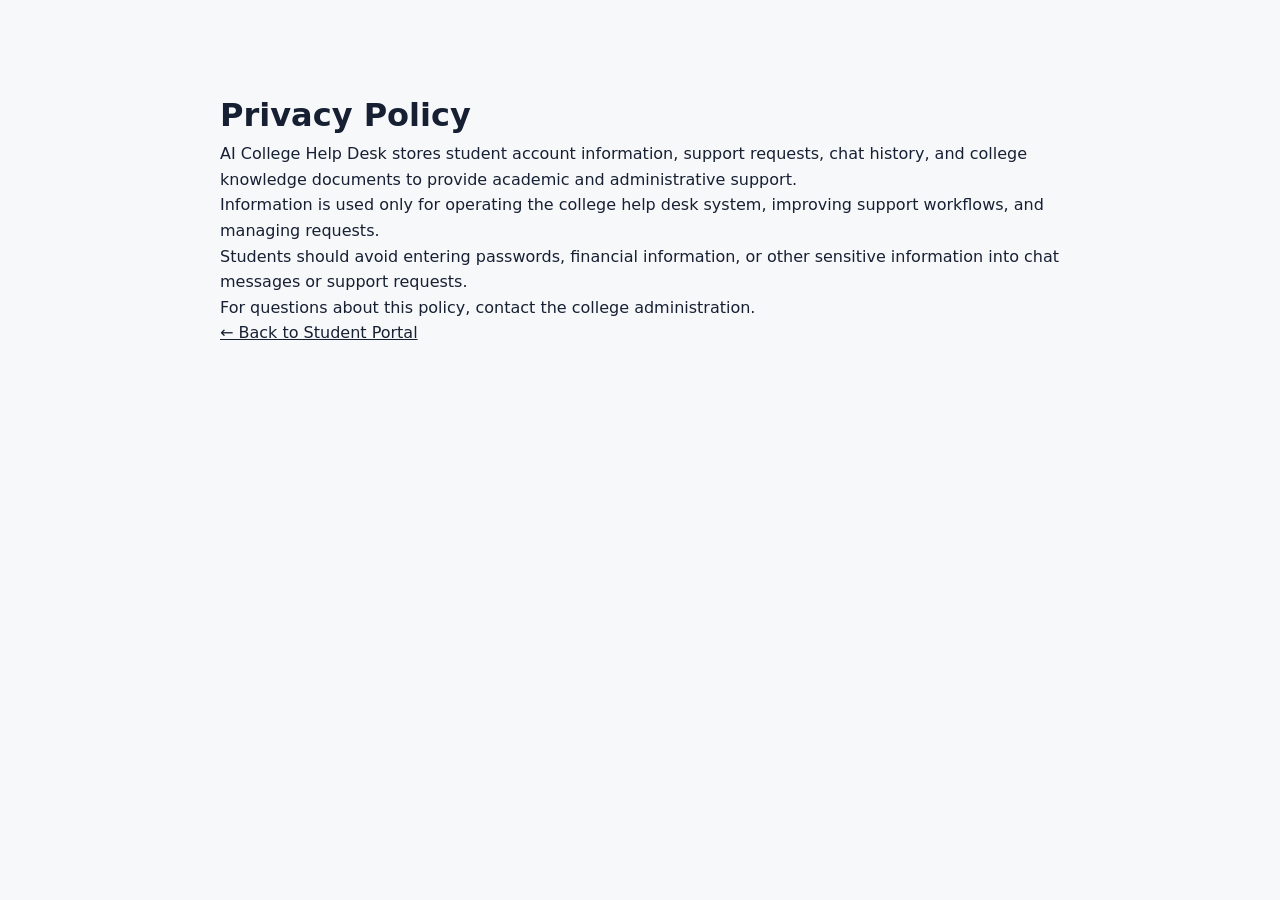
<file: frontend/privacy.html>
<!DOCTYPE html>
<html lang="en">
<head>
    <meta charset="UTF-8">
    <meta name="viewport" content="width=device-width, initial-scale=1.0">
    <title>Privacy Policy | AI College Help Desk</title>
    <link rel="stylesheet" href="css/style.css">
</head>
<body>
    <main style="max-width:900px;margin:60px auto;padding:30px;">
        <h1>Privacy Policy</h1>
        <p>AI College Help Desk stores student account information, support requests, chat history, and college knowledge documents to provide academic and administrative support.</p>
        <p>Information is used only for operating the college help desk system, improving support workflows, and managing requests.</p>
        <p>Students should avoid entering passwords, financial information, or other sensitive information into chat messages or support requests.</p>
        <p>For questions about this policy, contact the college administration.</p>
        <a href="index.html">← Back to Student Portal</a>
    </main>
</body>
</html>
</file>
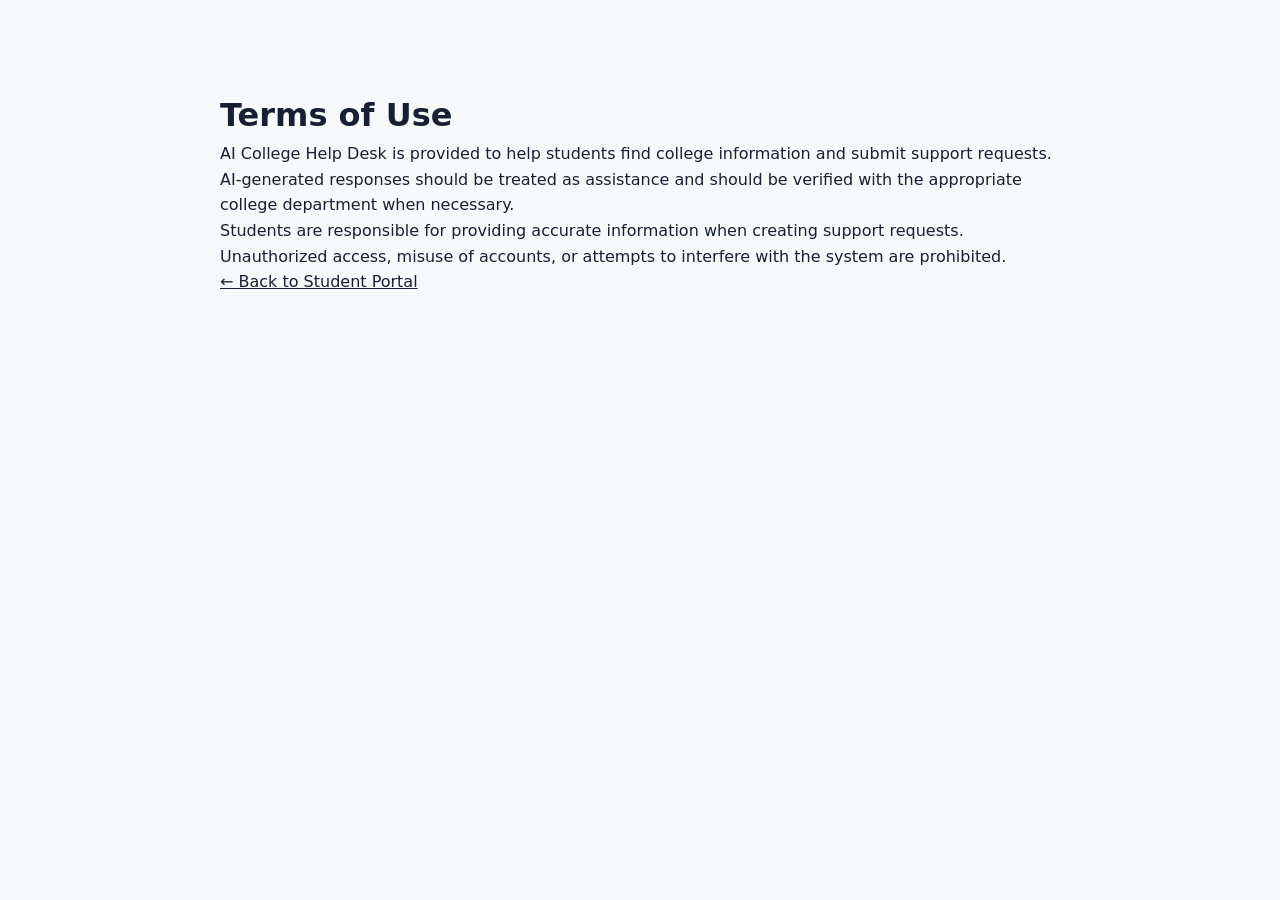
<file: frontend/terms.html>
<!DOCTYPE html>
<html lang="en">
<head>
    <meta charset="UTF-8">
    <meta name="viewport" content="width=device-width, initial-scale=1.0">
    <title>Terms of Use | AI College Help Desk</title>
    <link rel="stylesheet" href="css/style.css">
</head>
<body>
    <main style="max-width:900px;margin:60px auto;padding:30px;">
        <h1>Terms of Use</h1>
        <p>AI College Help Desk is provided to help students find college information and submit support requests.</p>
        <p>AI-generated responses should be treated as assistance and should be verified with the appropriate college department when necessary.</p>
        <p>Students are responsible for providing accurate information when creating support requests.</p>
        <p>Unauthorized access, misuse of accounts, or attempts to interfere with the system are prohibited.</p>
        <a href="index.html">← Back to Student Portal</a>
    </main>
</body>
</html>
</file>
<file: frontend/css/style.css>
/* =========================================
   BASE
========================================= */

* {
    margin: 0;
    padding: 0;
    box-sizing: border-box;
}

html {
    scroll-behavior: smooth;
}

body {
    font-family:
        Inter,
        ui-sans-serif,
        system-ui,
        -apple-system,
        BlinkMacSystemFont,
        "Segoe UI",
        sans-serif;

    background: #f7f8fa;
    color: #172033;
    line-height: 1.6;
}

button,
input,
textarea,
select {
    font: inherit;
}

button {
    cursor: pointer;
}

a {
    color: inherit;
}


/* =========================================
   TOP NAVIGATION
========================================= */

.topbar {
    position: sticky;
    top: 0;
    z-index: 1000;

    display: flex;
    align-items: center;
    justify-content: space-between;

    min-height: 72px;
    padding: 0 6%;

    background: #ffffff;
    border-bottom: 1px solid #e5e7eb;
}

.brand {
    display: flex;
    align-items: center;
    gap: 11px;

    text-decoration: none;
    color: #172033;
    font-weight: 750;
}

.brand-mark {
    display: flex;
    align-items: center;
    justify-content: center;

    width: 36px;
    height: 36px;

    background: #173a70;
    color: #ffffff;

    border-radius: 8px;

    font-size: 12px;
    font-weight: 800;
    letter-spacing: 0.5px;
}

.brand-text {
    font-size: 16px;
}

.main-nav {
    display: flex;
    align-items: center;
    gap: 28px;
}

.main-nav a {
    text-decoration: none;
    color: #596273;
    font-size: 14px;
    font-weight: 600;
}

.main-nav a:hover {
    color: #173a70;
}

.header-action {
    padding: 9px 15px;

    border: 1px solid #d7dce3;
    border-radius: 7px;

    text-decoration: none;

    color: #26364d;
    background: #ffffff;

    font-size: 13px;
    font-weight: 700;
}

.header-action:hover {
    border-color: #173a70;
    color: #173a70;
}


/* =========================================
   HERO
========================================= */

.hero {
    display: grid;
    grid-template-columns: minmax(0, 1.15fr) minmax(320px, 0.85fr);
    gap: 70px;

    max-width: 1250px;
    margin: 0 auto;

    padding: 100px 6% 90px;
}

.hero-content {
    align-self: center;
    max-width: 700px;
}

.eyebrow {
    margin-bottom: 13px;

    color: #315d96;

    font-size: 12px;
    font-weight: 800;

    letter-spacing: 1.5px;
}

.hero h1 {
    max-width: 700px;

    margin-bottom: 24px;

    color: #121b2a;

    font-size: clamp(42px, 5vw, 68px);
    line-height: 1.05;
    letter-spacing: -2px;
}

.hero h1 span {
    color: #315d96;
}

.hero-description {
    max-width: 650px;

    margin-bottom: 32px;

    color: #5d6878;

    font-size: 18px;
    line-height: 1.75;
}

.hero-actions {
    display: flex;
    gap: 12px;
    flex-wrap: wrap;
}


/* =========================================
   BUTTONS
========================================= */

.primary-btn,
.secondary-btn {
    min-height: 44px;
    padding: 0 18px;

    border-radius: 7px;

    font-size: 14px;
    font-weight: 700;

    transition:
        background 0.15s ease,
        border-color 0.15s ease,
        color 0.15s ease;
}

.primary-btn {
    background: #173a70;
    color: #ffffff;
    border: 1px solid #173a70;
}

.primary-btn:hover {
    background: #102f5c;
    border-color: #102f5c;
}

.secondary-btn {
    background: #ffffff;
    color: #26364d;
    border: 1px solid #cfd5dd;
}

.secondary-btn:hover {
    border-color: #173a70;
    color: #173a70;
}


/* =========================================
   HERO PANEL
========================================= */

.hero-panel {
    align-self: center;

    background: #ffffff;
    border: 1px solid #e1e5ea;
    border-radius: 10px;

    box-shadow:
        0 12px 30px rgba(18, 27, 42, 0.06);

    overflow: hidden;
}

.panel-header {
    display: flex;
    align-items: flex-start;
    justify-content: space-between;

    padding: 24px;

    border-bottom: 1px solid #e8ebef;
}

.panel-label {
    margin-bottom: 5px;

    color: #7a8492;

    font-size: 10px;
    font-weight: 800;
    letter-spacing: 1.3px;
}

.panel-header h2 {
    color: #172033;
    font-size: 20px;
}

.status-dot {
    position: relative;

    padding-left: 14px;

    color: #4c596b;

    font-size: 12px;
    font-weight: 600;
}

.status-dot::before {
    content: "";

    position: absolute;
    left: 0;
    top: 50%;

    width: 7px;
    height: 7px;

    transform: translateY(-50%);

    border-radius: 50%;
    background: #3f8a5b;
}

.quick-links {
    padding: 8px;
}

.quick-link {
    display: flex;
    align-items: center;
    gap: 14px;

    width: 100%;
    padding: 17px 16px;

    border: none;
    border-bottom: 1px solid #edf0f3;

    background: #ffffff;

    text-align: left;
    color: #172033;
}

.quick-link:last-child {
    border-bottom: none;
}

.quick-link:hover {
    background: #f7f9fb;
}

.quick-icon {
    display: flex;
    align-items: center;
    justify-content: center;

    width: 38px;
    height: 38px;

    flex-shrink: 0;

    border: 1px solid #d8dee7;
    border-radius: 7px;

    color: #315d96;
    background: #f6f8fb;

    font-size: 11px;
    font-weight: 800;
}

.quick-link strong {
    display: block;

    margin-bottom: 2px;

    font-size: 14px;
}

.quick-link small {
    display: block;

    color: #7a8492;

    font-size: 12px;
}


/* =========================================
   SERVICES
========================================= */

.services {
    display: grid;
    grid-template-columns: repeat(3, 1fr);
    gap: 1px;

    border-top: 1px solid #e1e5ea;
    border-bottom: 1px solid #e1e5ea;

    background: #e1e5ea;
}

.service-card {
    padding: 38px 6%;

    background: #ffffff;
}

.service-number {
    margin-bottom: 18px;

    color: #315d96;

    font-size: 12px;
    font-weight: 800;
    letter-spacing: 1px;
}

.service-card h3 {
    margin-bottom: 10px;

    color: #172033;

    font-size: 20px;
}

.service-card p:not(.service-number) {
    margin-bottom: 18px;

    color: #687384;

    font-size: 14px;
    line-height: 1.7;
}

.text-link {
    padding: 0;

    border: none;
    background: transparent;

    color: #315d96;

    font-size: 13px;
    font-weight: 750;
}

.text-link:hover {
    color: #173a70;
}


/* =========================================
   GENERAL SECTIONS
========================================= */

.section {
    padding: 95px 6%;
}

.section-alt {
    background: #eef1f5;
}

.section-heading {
    max-width: 760px;

    margin: 0 auto 42px;

    text-align: center;
}

.section-heading h2 {
    margin-bottom: 12px;

    color: #172033;

    font-size: 38px;
    line-height: 1.15;
    letter-spacing: -0.7px;
}

.section-heading p:last-child {
    color: #697485;

    font-size: 16px;
}


/* =========================================
   CHAT
========================================= */

.chat-container {
    max-width: 900px;

    margin: 0 auto;

    background: #ffffff;

    border: 1px solid #dfe4ea;
    border-radius: 10px;

    box-shadow:
        0 10px 28px rgba(18, 27, 42, 0.05);

    overflow: hidden;
}

.chat-header {
    display: flex;
    align-items: center;
    justify-content: space-between;

    padding: 19px 22px;

    border-bottom: 1px solid #e4e8ed;
}

.chat-header strong {
    display: block;

    margin-bottom: 2px;

    color: #172033;

    font-size: 14px;
}

.chat-header span {
    color: #7a8492;
    font-size: 12px;
}

.status-label {
    padding: 5px 9px;

    border: 1px solid #cfe2d5;
    border-radius: 5px;

    background: #f4faf5;

    color: #39724c !important;

    font-size: 11px !important;
    font-weight: 700;
}

.chat-messages {
    min-height: 350px;
    max-height: 500px;

    overflow-y: auto;

    padding: 28px;

    background: #f7f8fa;
}

.message {
    display: flex;
    gap: 11px;

    margin-bottom: 22px;
}

.avatar {
    display: flex;
    align-items: center;
    justify-content: center;

    width: 38px;
    height: 38px;

    flex-shrink: 0;

    border: 1px solid #d4dbe4;
    border-radius: 7px;

    background: #ffffff;

    color: #315d96;

    font-size: 10px;
    font-weight: 800;
}

.message-content {
    max-width: 78%;

    padding: 13px 16px;

    border: 1px solid #dfe4ea;
    border-radius: 8px;

    background: #ffffff;
}

.message-content strong {
    display: block;

    margin-bottom: 5px;

    color: #315d96;

    font-size: 13px;
}

.message-content p {
    color: #4e5969;

    font-size: 14px;
    white-space: pre-line;
}

.user-message {
    justify-content: flex-end;
}

.user-message .avatar {
    order: 2;
}

.user-message .message-content {
    background: #173a70;
    border-color: #173a70;
}

.user-message .message-content strong,
.user-message .message-content p {
    color: #ffffff;
}

.chat-input-area {
    display: flex;
    gap: 10px;

    padding: 16px;

    border-top: 1px solid #e4e8ed;
    background: #ffffff;
}

.chat-input-area input {
    flex: 1;

    min-width: 0;

    height: 44px;
    padding: 0 13px;

    border: 1px solid #cfd5dd;
    border-radius: 7px;

    outline: none;

    background: #ffffff;

    color: #172033;

    font-size: 14px;
}

.chat-input-area input:focus {
    border-color: #315d96;
    box-shadow: 0 0 0 2px rgba(49, 93, 150, 0.08);
}


/* =========================================
   FORMS
========================================= */

.ticket-container {
    max-width: 820px;
    margin: 0 auto;
}

.ticket-form {
    padding: 32px;

    background: #ffffff;

    border: 1px solid #dfe4ea;
    border-radius: 10px;

    box-shadow:
        0 10px 28px rgba(18, 27, 42, 0.04);
}

.form-row {
    display: grid;
    grid-template-columns: 1fr;
}

.form-field {
    margin-bottom: 20px;
}

.form-field label,
.ticket-form label {
    display: block;

    margin-bottom: 7px;

    color: #344054;

    font-size: 13px;
    font-weight: 700;
}

.ticket-form input,
.ticket-form textarea {
    width: 100%;

    padding: 12px 13px;

    border: 1px solid #cfd5dd;
    border-radius: 7px;

    outline: none;

    background: #ffffff;

    color: #172033;

    font-family: inherit;
    font-size: 14px;
}

.ticket-form input {
    height: 44px;
}

.ticket-form textarea {
    resize: vertical;
    min-height: 140px;
}

.ticket-form input:focus,
.ticket-form textarea:focus {
    border-color: #315d96;
    box-shadow: 0 0 0 2px rgba(49, 93, 150, 0.08);
}

.form-actions {
    display: flex;
    align-items: center;
    gap: 18px;
    flex-wrap: wrap;
}

.form-message {
    margin: 0;

    font-size: 13px;
    font-weight: 650;
}


/* =========================================
   TICKETS
========================================= */

.tickets-card {
    max-width: 900px;

    margin: 0 auto;

    padding: 26px;

    background: #ffffff;

    border: 1px solid #dfe4ea;
    border-radius: 10px;

    box-shadow:
        0 10px 28px rgba(18, 27, 42, 0.04);
}

.tickets-toolbar {
    display: flex;
    align-items: center;
    justify-content: space-between;

    gap: 20px;

    padding-bottom: 20px;

    border-bottom: 1px solid #e7eaee;
}

.tickets-toolbar strong {
    display: block;

    margin-bottom: 2px;

    color: #172033;

    font-size: 15px;
}

.tickets-toolbar span {
    color: #7a8492;

    font-size: 12px;
}

.ticket-list {
    margin-top: 22px;
}

.ticket-item {
    padding: 19px;

    margin-bottom: 12px;

    border: 1px solid #e0e5eb;
    border-radius: 8px;

    background: #ffffff;
}

.ticket-item:last-child {
    margin-bottom: 0;
}

.ticket-item h3 {
    margin-bottom: 7px;

    color: #172033;

    font-size: 15px;
}

.ticket-item p {
    margin-bottom: 8px;

    color: #697485;

    font-size: 13px;
}

.ticket-meta {
    display: flex;
    gap: 7px;
    flex-wrap: wrap;

    margin-top: 12px;
}

.ticket-badge {
    display: inline-block;

    padding: 4px 8px;

    border: 1px solid #d5dce5;
    border-radius: 5px;

    background: #f7f9fb;

    color: #4b5c70;

    font-size: 11px;
    font-weight: 700;
}

.status-badge {
    background: #f8f3e8;
    border-color: #e7d8b9;
    color: #80652d;
}

.empty-state {
    padding: 30px;

    text-align: center;

    color: #7a8492;

    font-size: 14px;
}


/* =========================================
   PROFILE
========================================= */

.profile-section {
    padding-top: 70px;
}

.profile-card {
    max-width: 650px;

    margin: 0 auto;

    display: flex;
    align-items: center;
    gap: 20px;

    padding: 28px;

    background: #ffffff;

    border: 1px solid #dfe4ea;
    border-radius: 10px;

    box-shadow:
        0 10px 28px rgba(18, 27, 42, 0.04);
}

.profile-avatar {
    display: flex;
    align-items: center;
    justify-content: center;

    width: 64px;
    height: 64px;

    flex-shrink: 0;

    border: 1px solid #ccd5e0;
    border-radius: 8px;

    background: #f2f5f8;

    color: #315d96;

    font-size: 12px;
    font-weight: 800;
}

.profile-label {
    margin-bottom: 2px;

    color: #7a8492;

    font-size: 11px;
    font-weight: 700;
    text-transform: uppercase;
    letter-spacing: 1px;
}

.profile-card h3 {
    margin-bottom: 4px;

    color: #172033;

    font-size: 21px;
}

.profile-card p:not(.profile-label) {
    color: #697485;

    font-size: 13px;
}


/* =========================================
   INFORMATION SECTION
========================================= */

.information-section {
    display: grid;
    grid-template-columns: 0.9fr 1.1fr;
    gap: 80px;

    padding: 80px 10%;

    border-top: 1px solid #e1e5ea;

    background: #ffffff;
}

.information-section h2 {
    max-width: 480px;

    color: #172033;

    font-size: 32px;
    line-height: 1.2;
    letter-spacing: -0.5px;
}

.information-content {
    max-width: 650px;
}

.information-content p {
    margin-bottom: 18px;

    color: #657082;

    font-size: 15px;
    line-height: 1.8;
}

.information-content p:last-child {
    margin-bottom: 0;
}


/* =========================================
   FOOTER
========================================= */

footer {
    padding: 38px 6% 22px;

    background: #172033;

    color: #cbd3df;
}

.footer-main {
    display: flex;
    justify-content: space-between;

    gap: 40px;

    max-width: 1250px;
    margin: 0 auto;

    padding-bottom: 30px;
}

.footer-brand {
    margin-bottom: 7px;

    color: #ffffff;

    font-size: 15px;
    font-weight: 750;
}

.footer-main p {
    color: #9ba7b8;

    font-size: 12px;
}

.footer-links {
    display: flex;
    gap: 22px;
    flex-wrap: wrap;
    align-items: flex-start;
}

.footer-links a {
    color: #b7c1cf;

    font-size: 12px;

    text-decoration: none;
}

.footer-links a:hover {
    color: #ffffff;
}

.footer-bottom {
    display: flex;
    justify-content: space-between;

    gap: 20px;

    max-width: 1250px;
    margin: 0 auto;

    padding-top: 18px;

    border-top: 1px solid #303b4c;

    color: #8996a8;

    font-size: 11px;
}


/* =========================================
   RESPONSIVE
========================================= */

@media (max-width: 950px) {

    .topbar {
        padding: 14px 5%;

        flex-wrap: wrap;
        gap: 14px;
    }

    .main-nav {
        order: 3;

        width: 100%;

        justify-content: center;

        padding-top: 5px;

        gap: 20px;
    }

    .hero {
        grid-template-columns: 1fr;

        gap: 45px;

        padding-top: 70px;
    }

    .hero-content {
        max-width: none;
    }

    .services {
        grid-template-columns: 1fr;
    }

    .information-section {
        grid-template-columns: 1fr;

        gap: 30px;

        padding: 65px 7%;
    }
}


@media (max-width: 650px) {

    .topbar {
        padding: 13px 5%;
    }

    .brand-text {
        font-size: 14px;
    }

    .header-action {
        display: none;
    }

    .main-nav {
        gap: 14px;
    }

    .main-nav a {
        font-size: 12px;
    }

    .hero {
        padding: 65px 5% 60px;
    }

    .hero h1 {
        font-size: 42px;

        letter-spacing: -1.3px;
    }

    .hero-description {
        font-size: 16px;
    }

    .hero-actions {
        flex-direction: column;
        align-items: stretch;
    }

    .hero-actions button {
        width: 100%;
    }

    .section {
        padding: 65px 5%;
    }

    .section-heading h2 {
        font-size: 31px;
    }

    .chat-input-area {
        flex-direction: column;
    }

    .chat-input-area button {
        width: 100%;
    }

    .message-content {
        max-width: 85%;
    }

    .ticket-form,
    .tickets-card {
        padding: 20px;
    }

    .tickets-toolbar {
        align-items: flex-start;
        flex-direction: column;
    }

    .profile-card {
        align-items: flex-start;
    }

    .footer-main {
        flex-direction: column;
    }

    .footer-bottom {
        flex-direction: column;
    }

}
</file>
